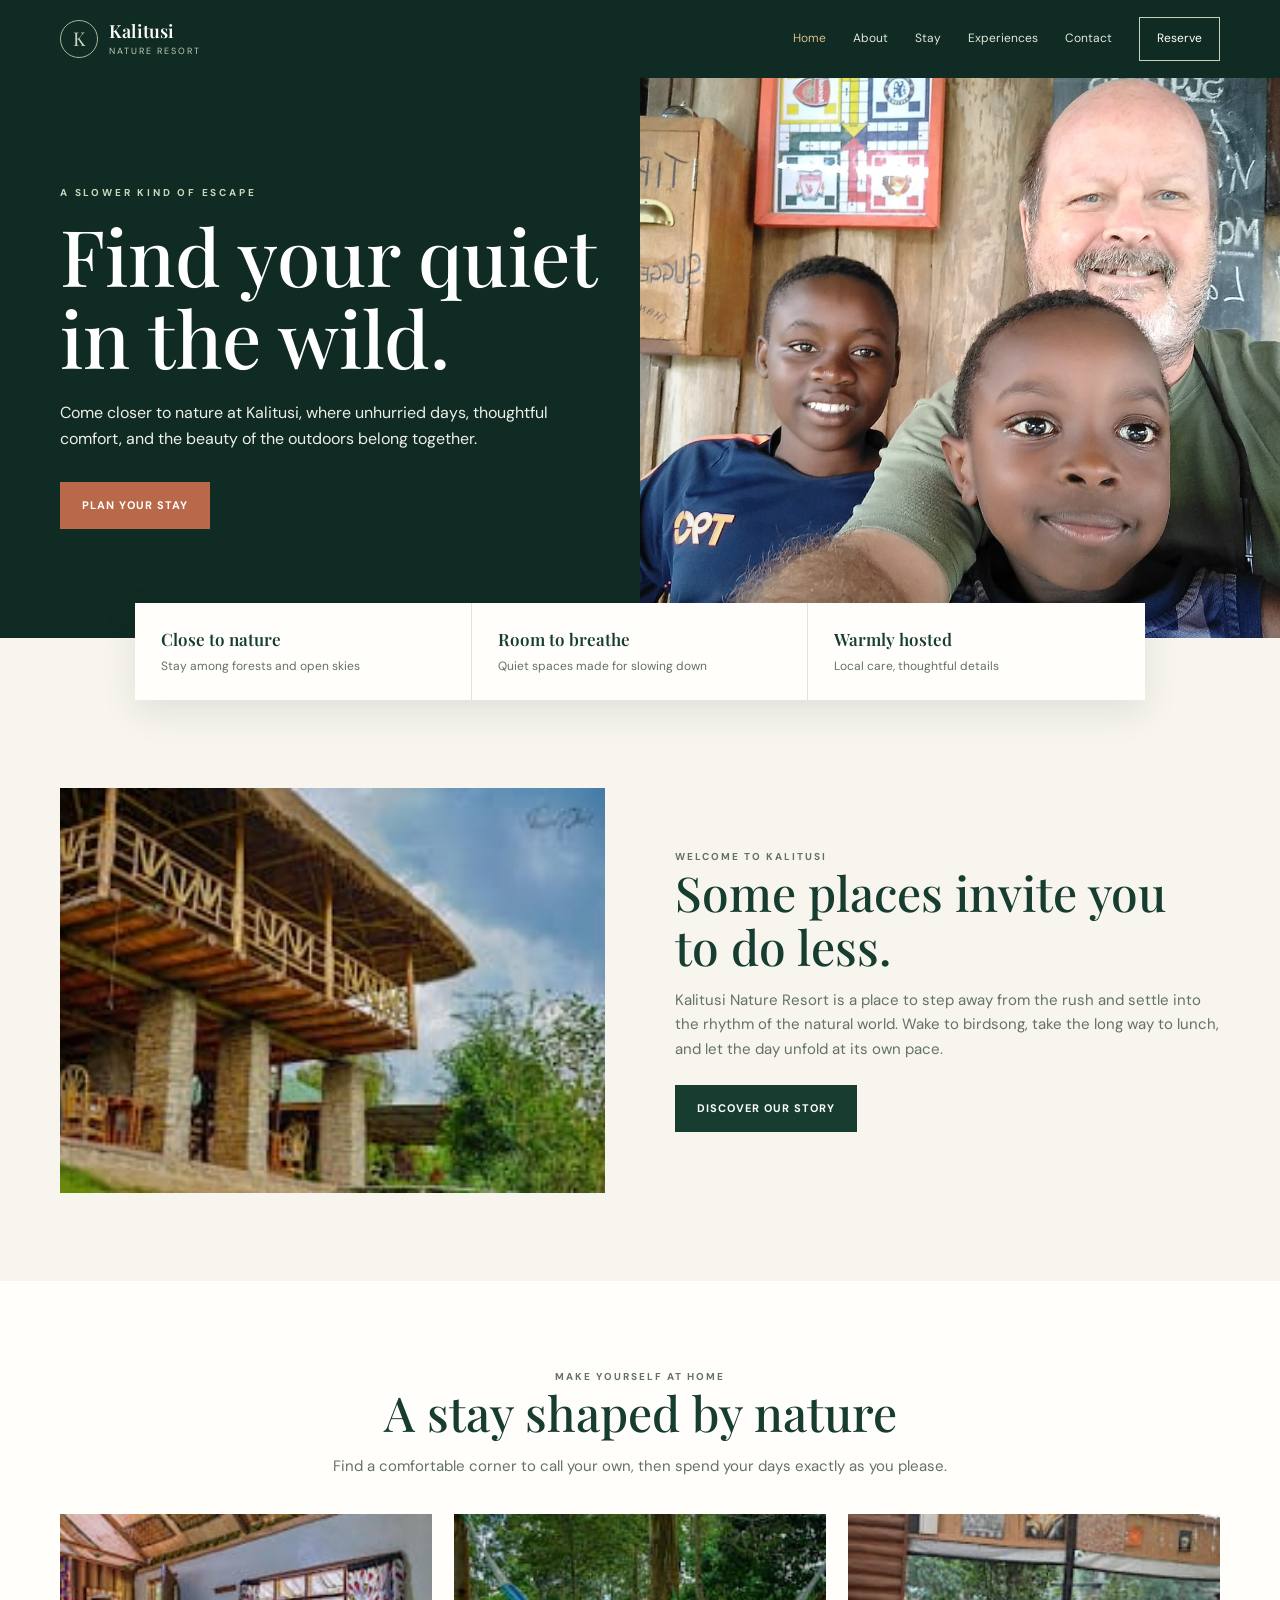
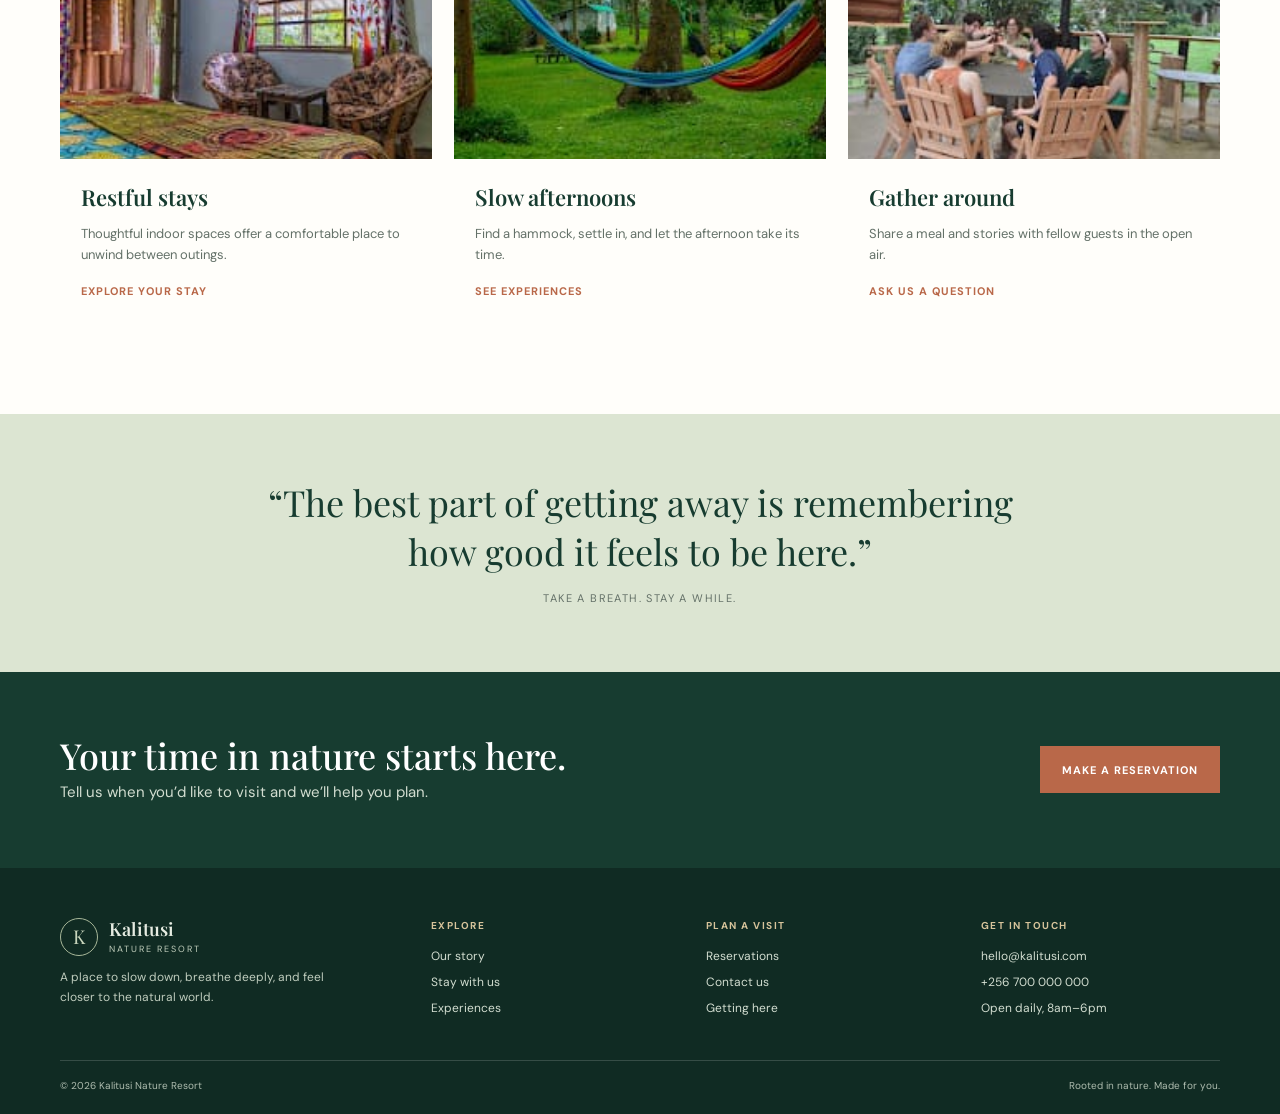
<file: index.html>
<!doctype html>
<html lang="en">
<head>
	<meta charset="utf-8">
	<meta name="viewport" content="width=device-width, initial-scale=1">
	<meta name="description" content="Find your quiet at Kalitusi Nature Resort. Thoughtful stays, wild landscapes, and warm hospitality in the heart of nature.">
	<title>Kalitusi Nature Resort | Find Your Quiet</title>
	<link rel="stylesheet" href="styles.css">
	<script src="script.js" defer></script>
</head>
<body>
	<header class="site-header">
		<div class="container nav-wrap">
			<a class="brand" href="index.html" aria-label="Kalitusi Nature Resort home">
				<span class="brand-mark" aria-hidden="true">K</span>
				<span class="brand-copy"><strong>Kalitusi</strong><small>Nature Resort</small></span>
			</a>
			<button class="menu-toggle" type="button" aria-label="Open navigation menu" aria-expanded="false" aria-controls="main-nav">☰</button>
			<nav class="main-nav" id="main-nav" aria-label="Main navigation">
				<a href="index.html" aria-current="page">Home</a><a href="about.html">About</a><a href="stay.html">Stay</a><a href="experiences.html">Experiences</a><a href="contact.html">Contact</a><a class="nav-book" href="reservation.html">Reserve</a>
			</nav>
		</div>
	</header>

	<main>
		<section class="hero">
			<img class="hero-photo" src="images/with%20dad.jpeg" alt="A father sharing a smile with two children">
			<div class="container hero-inner">
				<p class="eyebrow">A slower kind of escape</p>
				<h1>Find your quiet<br>in the wild.</h1>
				<p class="hero-copy">Come closer to nature at Kalitusi, where unhurried days, thoughtful comfort, and the beauty of the outdoors belong together.</p>
				<a class="button" href="reservation.html">Plan your stay</a>
			</div>
		</section>

		<div class="intro-strip" aria-label="Resort highlights">
			<div class="intro-item"><strong>Close to nature</strong><span>Stay among forests and open skies</span></div>
			<div class="intro-item"><strong>Room to breathe</strong><span>Quiet spaces made for slowing down</span></div>
			<div class="intro-item"><strong>Warmly hosted</strong><span>Local care, thoughtful details</span></div>
		</div>

		<section class="section">
			<div class="container split">
				<img class="split-image" src="images/gym.jfif" alt="Kalitusi Nature Resort's timber lodge and outdoor veranda">
				<div class="split-copy">
					<p class="kicker">Welcome to Kalitusi</p>
					<h2>Some places invite you to do less.</h2>
					<p>Kalitusi Nature Resort is a place to step away from the rush and settle into the rhythm of the natural world. Wake to birdsong, take the long way to lunch, and let the day unfold at its own pace.</p>
					<a class="button button-dark" href="about.html">Discover our story</a>
				</div>
			</div>
		</section>

		<section class="section" style="background: var(--white);">
			<div class="container">
				<div class="section-heading center">
					<p class="kicker">Make yourself at home</p>
					<h2>A stay shaped by nature</h2>
					<p>Find a comfortable corner to call your own, then spend your days exactly as you please.</p>
				</div>
				<div class="feature-grid">
					<article class="feature-card"><img src="images/basil.jfif" alt="A furnished lounge with colorful rugs and seating"><div class="feature-card-copy"><h3>Restful stays</h3><p>Thoughtful indoor spaces offer a comfortable place to unwind between outings.</p><a class="text-link" href="stay.html">Explore your stay</a></div></article>
					<article class="feature-card"><img src="images/hammock.jfif" alt="Colorful hammocks hanging between trees on the resort grounds"><div class="feature-card-copy"><h3>Slow afternoons</h3><p>Find a hammock, settle in, and let the afternoon take its time.</p><a class="text-link" href="experiences.html">See experiences</a></div></article>
					<article class="feature-card"><img src="images/people.jfif" alt="Guests sharing a meal around an outdoor table"><div class="feature-card-copy"><h3>Gather around</h3><p>Share a meal and stories with fellow guests in the open air.</p><a class="text-link" href="contact.html">Ask us a question</a></div></article>
				</div>
			</div>
		</section>

		<section class="quote-band"><blockquote>“The best part of getting away is remembering how good it feels to be here.”</blockquote><p>Take a breath. Stay a while.</p></section>
		<section class="cta-band"><div class="container cta-inner"><div><h2>Your time in nature starts here.</h2><p>Tell us when you’d like to visit and we’ll help you plan.</p></div><a class="button" href="reservation.html">Make a reservation</a></div></section>
	</main>

	<footer class="site-footer">
		<div class="container">
			<div class="footer-grid">
				<div class="footer-intro"><a class="brand" href="index.html"><span class="brand-mark" aria-hidden="true">K</span><span class="brand-copy"><strong>Kalitusi</strong><small>Nature Resort</small></span></a><p>A place to slow down, breathe deeply, and feel closer to the natural world.</p></div>
				<div class="footer-col"><h3>Explore</h3><a href="about.html">Our story</a><a href="stay.html">Stay with us</a><a href="experiences.html">Experiences</a></div>
				<div class="footer-col"><h3>Plan a visit</h3><a href="reservation.html">Reservations</a><a href="contact.html">Contact us</a><a href="contact.html#directions">Getting here</a></div>
				<div class="footer-col"><h3>Get in touch</h3><a href="mailto:hello@kalitusi.com">hello@kalitusi.com</a><a href="tel:+256700000000">+256 700 000 000</a><span>Open daily, 8am–6pm</span></div>
			</div>
			<div class="footer-bottom"><span>© 2026 Kalitusi Nature Resort</span><span>Rooted in nature. Made for you.</span></div>
		</div>
	</footer>
</body>
</html>
</file>
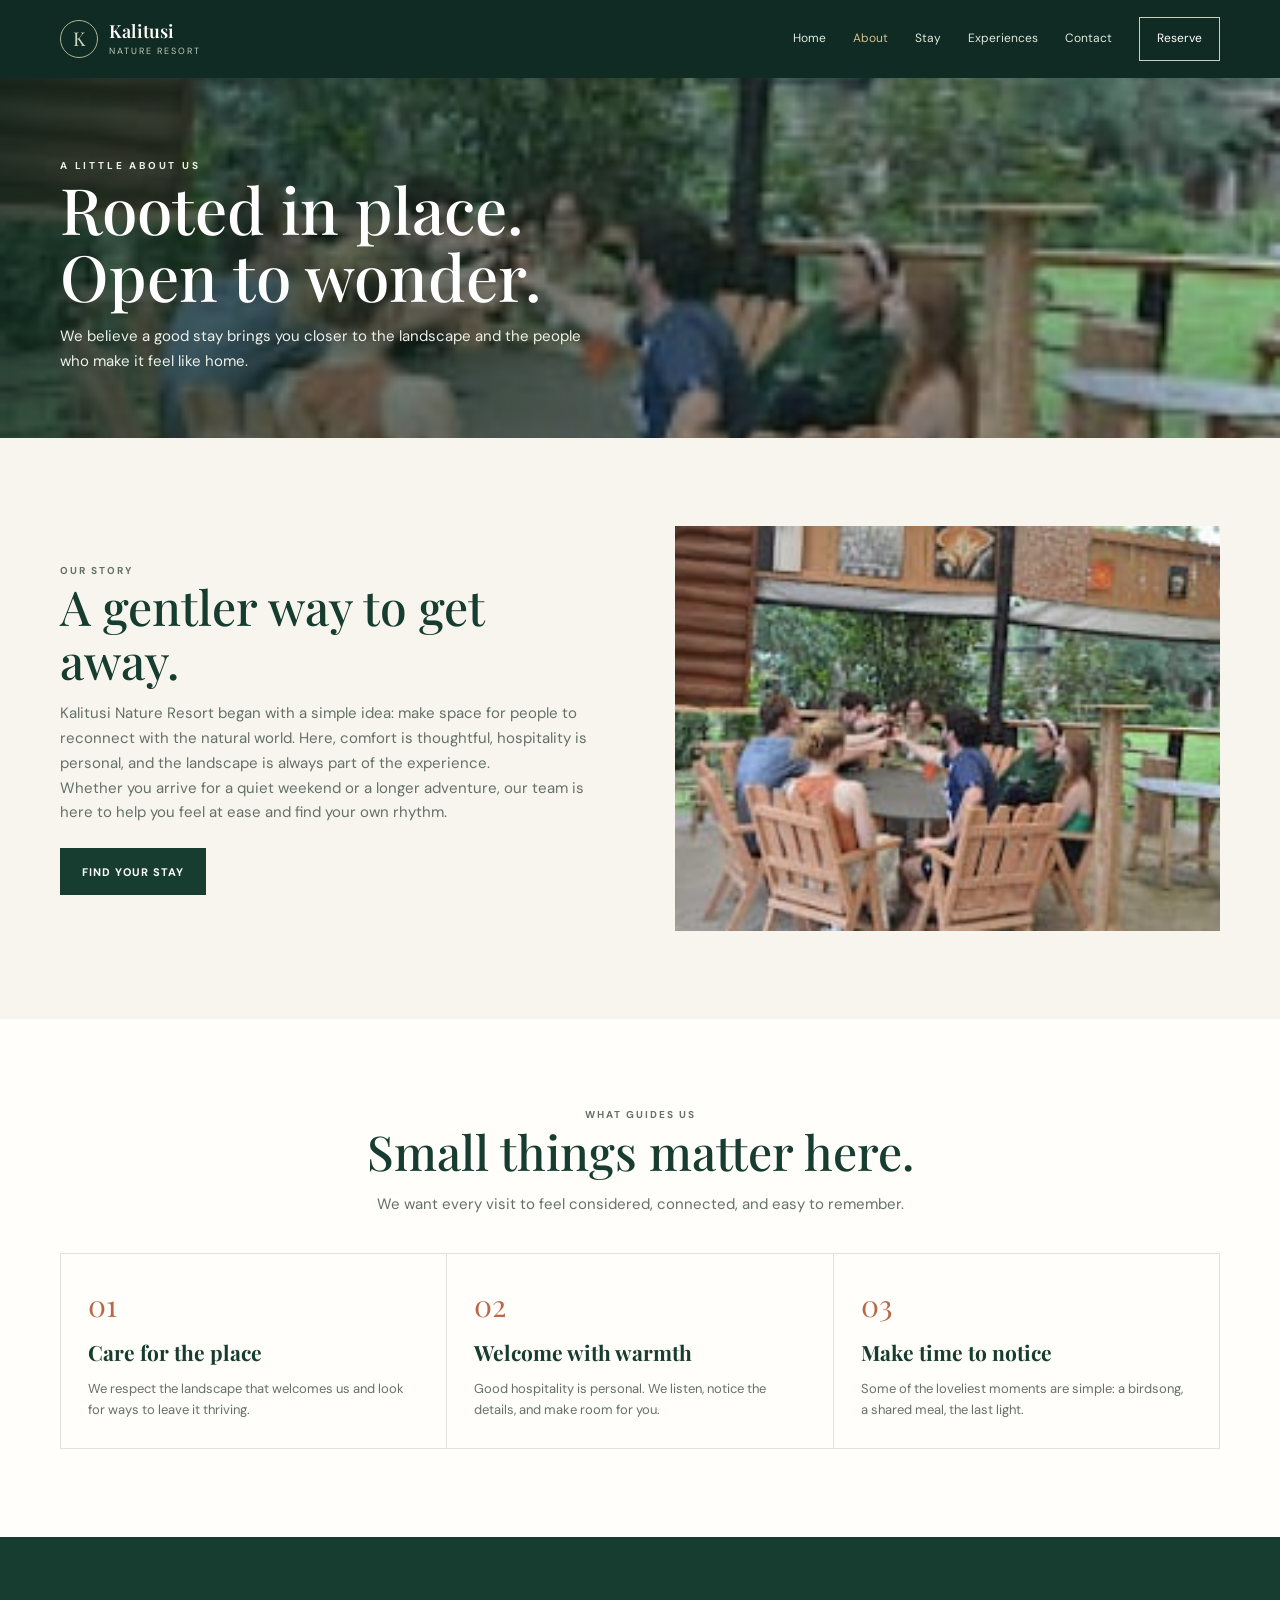
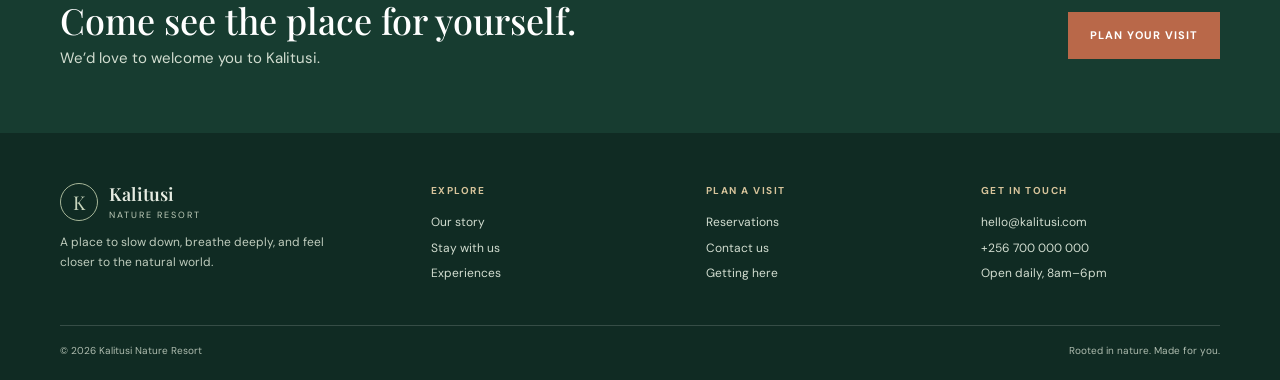
<file: about.html>
<!doctype html>
<html lang="en">
<head>
  <meta charset="utf-8">
  <meta name="viewport" content="width=device-width, initial-scale=1">
  <meta name="description" content="Get to know Kalitusi Nature Resort and the people, place, and values behind your stay.">
  <title>Our Story | Kalitusi Nature Resort</title>
  <link rel="stylesheet" href="styles.css">
  <script src="script.js" defer></script>
</head>
<body>
  <header class="site-header"><div class="container nav-wrap">
    <a class="brand" href="index.html" aria-label="Kalitusi Nature Resort home"><span class="brand-mark" aria-hidden="true">K</span><span class="brand-copy"><strong>Kalitusi</strong><small>Nature Resort</small></span></a>
    <button class="menu-toggle" type="button" aria-label="Open navigation menu" aria-expanded="false" aria-controls="main-nav">☰</button>
    <nav class="main-nav" id="main-nav" aria-label="Main navigation"><a href="index.html">Home</a><a href="about.html" aria-current="page">About</a><a href="stay.html">Stay</a><a href="experiences.html">Experiences</a><a href="contact.html">Contact</a><a class="nav-book" href="reservation.html">Reserve</a></nav>
  </div></header>
  <main>
    <section class="page-hero about-hero"><div class="container"><p class="eyebrow">A little about us</p><h1>Rooted in place.<br>Open to wonder.</h1><p>We believe a good stay brings you closer to the landscape and the people who make it feel like home.</p></div></section>
    <section class="section"><div class="container split">
      <div class="split-copy"><p class="kicker">Our story</p><h2>A gentler way to get away.</h2><p>Kalitusi Nature Resort began with a simple idea: make space for people to reconnect with the natural world. Here, comfort is thoughtful, hospitality is personal, and the landscape is always part of the experience.</p><p>Whether you arrive for a quiet weekend or a longer adventure, our team is here to help you feel at ease and find your own rhythm.</p><a class="button button-dark" href="stay.html">Find your stay</a></div>
      <img class="split-image" src="images/people.jfif" alt="Guests sharing a meal together on the resort veranda">
    </div></section>
    <section class="section" style="background: var(--white);"><div class="container">
      <div class="section-heading center"><p class="kicker">What guides us</p><h2>Small things matter here.</h2><p>We want every visit to feel considered, connected, and easy to remember.</p></div>
      <div class="values-grid">
        <article class="value-item"><span>01</span><h3>Care for the place</h3><p>We respect the landscape that welcomes us and look for ways to leave it thriving.</p></article>
        <article class="value-item"><span>02</span><h3>Welcome with warmth</h3><p>Good hospitality is personal. We listen, notice the details, and make room for you.</p></article>
        <article class="value-item"><span>03</span><h3>Make time to notice</h3><p>Some of the loveliest moments are simple: a birdsong, a shared meal, the last light.</p></article>
      </div>
    </div></section>
    <section class="cta-band"><div class="container cta-inner"><div><h2>Come see the place for yourself.</h2><p>We’d love to welcome you to Kalitusi.</p></div><a class="button" href="reservation.html">Plan your visit</a></div></section>
  </main>
  <footer class="site-footer"><div class="container"><div class="footer-grid">
    <div class="footer-intro"><a class="brand" href="index.html"><span class="brand-mark" aria-hidden="true">K</span><span class="brand-copy"><strong>Kalitusi</strong><small>Nature Resort</small></span></a><p>A place to slow down, breathe deeply, and feel closer to the natural world.</p></div>
    <div class="footer-col"><h3>Explore</h3><a href="about.html">Our story</a><a href="stay.html">Stay with us</a><a href="experiences.html">Experiences</a></div>
    <div class="footer-col"><h3>Plan a visit</h3><a href="reservation.html">Reservations</a><a href="contact.html">Contact us</a><a href="contact.html#directions">Getting here</a></div>
    <div class="footer-col"><h3>Get in touch</h3><a href="mailto:hello@kalitusi.com">hello@kalitusi.com</a><a href="tel:+256700000000">+256 700 000 000</a><span>Open daily, 8am–6pm</span></div>
  </div><div class="footer-bottom"><span>© 2026 Kalitusi Nature Resort</span><span>Rooted in nature. Made for you.</span></div></div></footer>
</body>
</html>
</file>
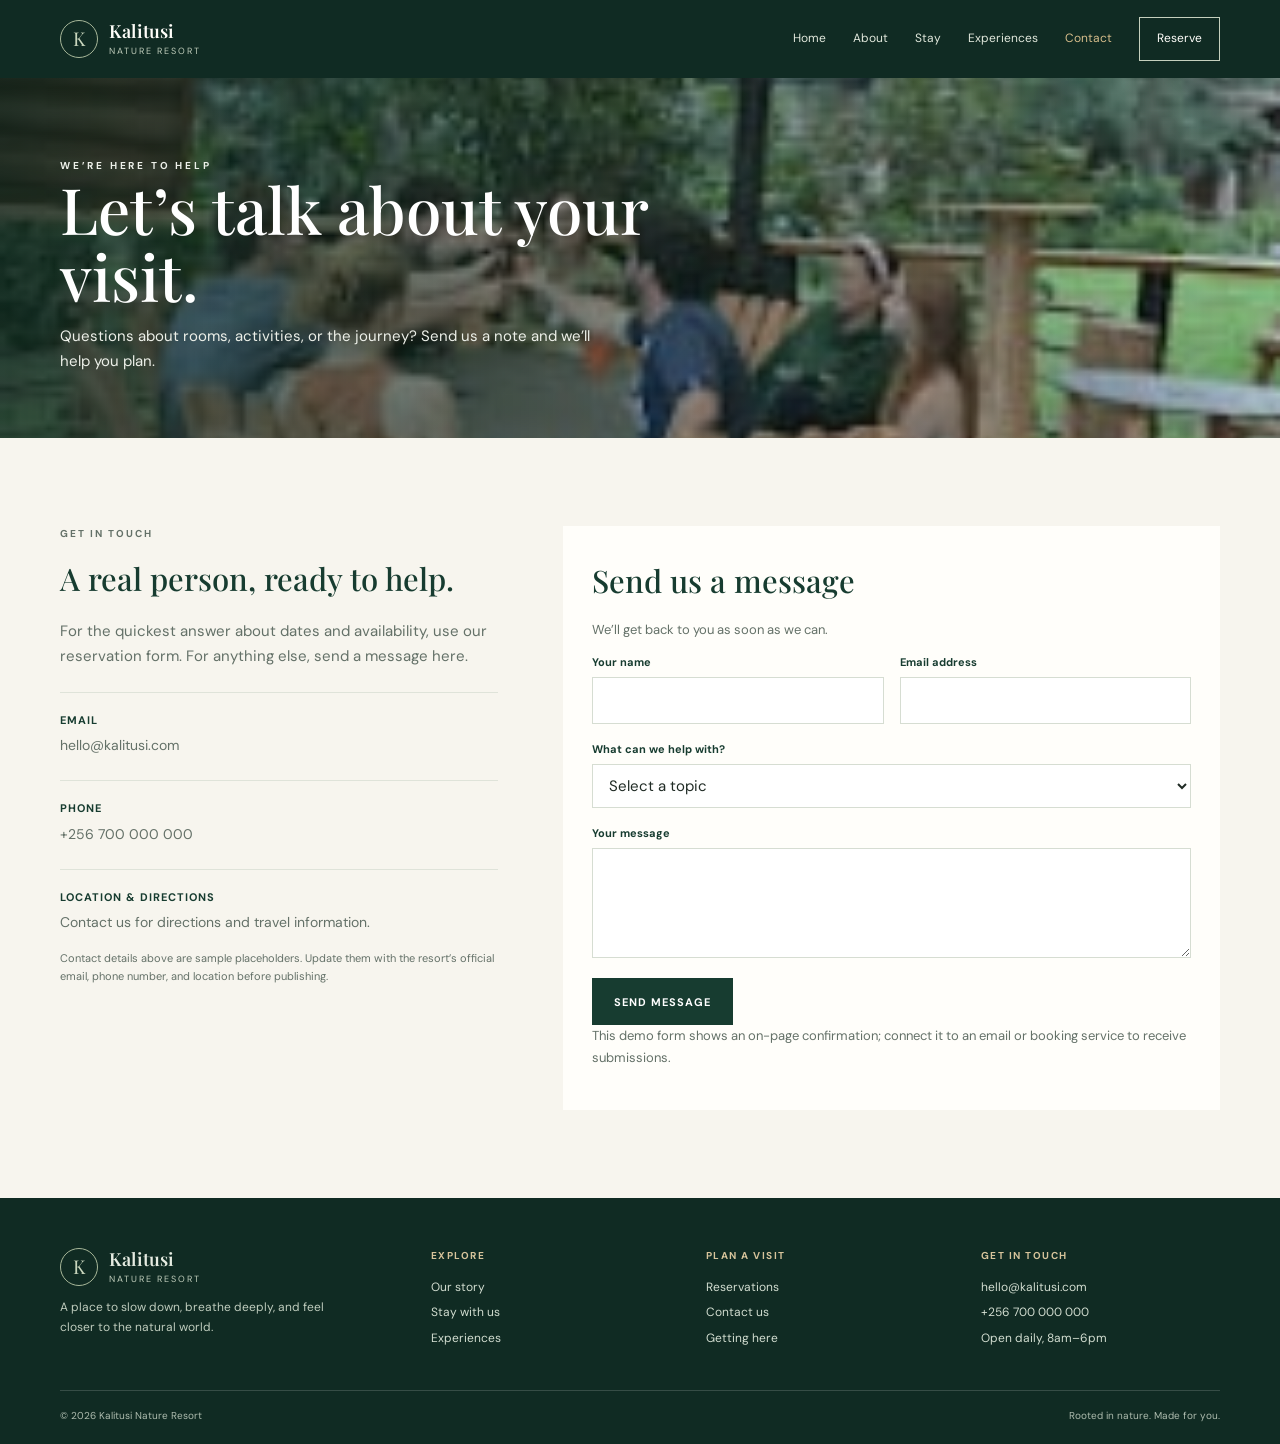
<file: contact.html>
<!doctype html>
<html lang="en">
<head>
  <meta charset="utf-8">
  <meta name="viewport" content="width=device-width, initial-scale=1">
  <meta name="description" content="Get in touch with Kalitusi Nature Resort for questions about stays, activities, and getting here.">
  <title>Contact Us | Kalitusi Nature Resort</title>
  <link rel="stylesheet" href="styles.css">
  <script src="script.js" defer></script>
</head>
<body>
  <header class="site-header"><div class="container nav-wrap">
    <a class="brand" href="index.html" aria-label="Kalitusi Nature Resort home"><span class="brand-mark" aria-hidden="true">K</span><span class="brand-copy"><strong>Kalitusi</strong><small>Nature Resort</small></span></a>
    <button class="menu-toggle" type="button" aria-label="Open navigation menu" aria-expanded="false" aria-controls="main-nav">☰</button>
    <nav class="main-nav" id="main-nav" aria-label="Main navigation"><a href="index.html">Home</a><a href="about.html">About</a><a href="stay.html">Stay</a><a href="experiences.html">Experiences</a><a href="contact.html" aria-current="page">Contact</a><a class="nav-book" href="reservation.html">Reserve</a></nav>
  </div></header>
  <main>
    <section class="page-hero contact-hero"><div class="container"><p class="eyebrow">We’re here to help</p><h1>Let’s talk about your visit.</h1><p>Questions about rooms, activities, or the journey? Send us a note and we’ll help you plan.</p></div></section>
    <section class="section"><div class="container contact-layout">
      <div class="contact-details"><p class="kicker">Get in touch</p><h2>A real person, ready to help.</h2><p>For the quickest answer about dates and availability, use our reservation form. For anything else, send a message here.</p>
        <div class="contact-block"><strong>Email</strong><a href="mailto:hello@kalitusi.com">hello@kalitusi.com</a></div>
        <div class="contact-block"><strong>Phone</strong><a href="tel:+256700000000">+256 700 000 000</a></div>
        <div class="contact-block" id="directions"><strong>Location & directions</strong><span>Contact us for directions and travel information.</span></div>
        <p class="note">Contact details above are sample placeholders. Update them with the resort’s official email, phone number, and location before publishing.</p>
      </div>
      <form class="form-panel" data-local-form="contact">
        <h2>Send us a message</h2><p>We’ll get back to you as soon as we can.</p>
        <div class="form-grid">
          <div class="form-field"><label for="contact-name">Your name</label><input id="contact-name" name="name" autocomplete="name" required></div>
          <div class="form-field"><label for="contact-email">Email address</label><input id="contact-email" name="email" type="email" autocomplete="email" required></div>
          <div class="form-field full"><label for="contact-subject">What can we help with?</label><select id="contact-subject" name="subject" required><option value="" disabled selected>Select a topic</option><option>Stays and availability</option><option>Experiences and activities</option><option>Getting here</option><option>Something else</option></select></div>
          <div class="form-field full"><label for="contact-message">Your message</label><textarea id="contact-message" name="message" required></textarea></div>
        </div>
        <button class="button button-dark" type="submit">Send message</button><p class="form-message" role="status" aria-live="polite"></p>
        <p class="note">This demo form shows an on-page confirmation; connect it to an email or booking service to receive submissions.</p>
      </form>
    </div></section>
  </main>
  <footer class="site-footer"><div class="container"><div class="footer-grid">
    <div class="footer-intro"><a class="brand" href="index.html"><span class="brand-mark" aria-hidden="true">K</span><span class="brand-copy"><strong>Kalitusi</strong><small>Nature Resort</small></span></a><p>A place to slow down, breathe deeply, and feel closer to the natural world.</p></div>
    <div class="footer-col"><h3>Explore</h3><a href="about.html">Our story</a><a href="stay.html">Stay with us</a><a href="experiences.html">Experiences</a></div>
    <div class="footer-col"><h3>Plan a visit</h3><a href="reservation.html">Reservations</a><a href="contact.html">Contact us</a><a href="#directions">Getting here</a></div>
    <div class="footer-col"><h3>Get in touch</h3><a href="mailto:hello@kalitusi.com">hello@kalitusi.com</a><a href="tel:+256700000000">+256 700 000 000</a><span>Open daily, 8am–6pm</span></div>
  </div><div class="footer-bottom"><span>© 2026 Kalitusi Nature Resort</span><span>Rooted in nature. Made for you.</span></div></div></footer>
</body>
</html>
</file>
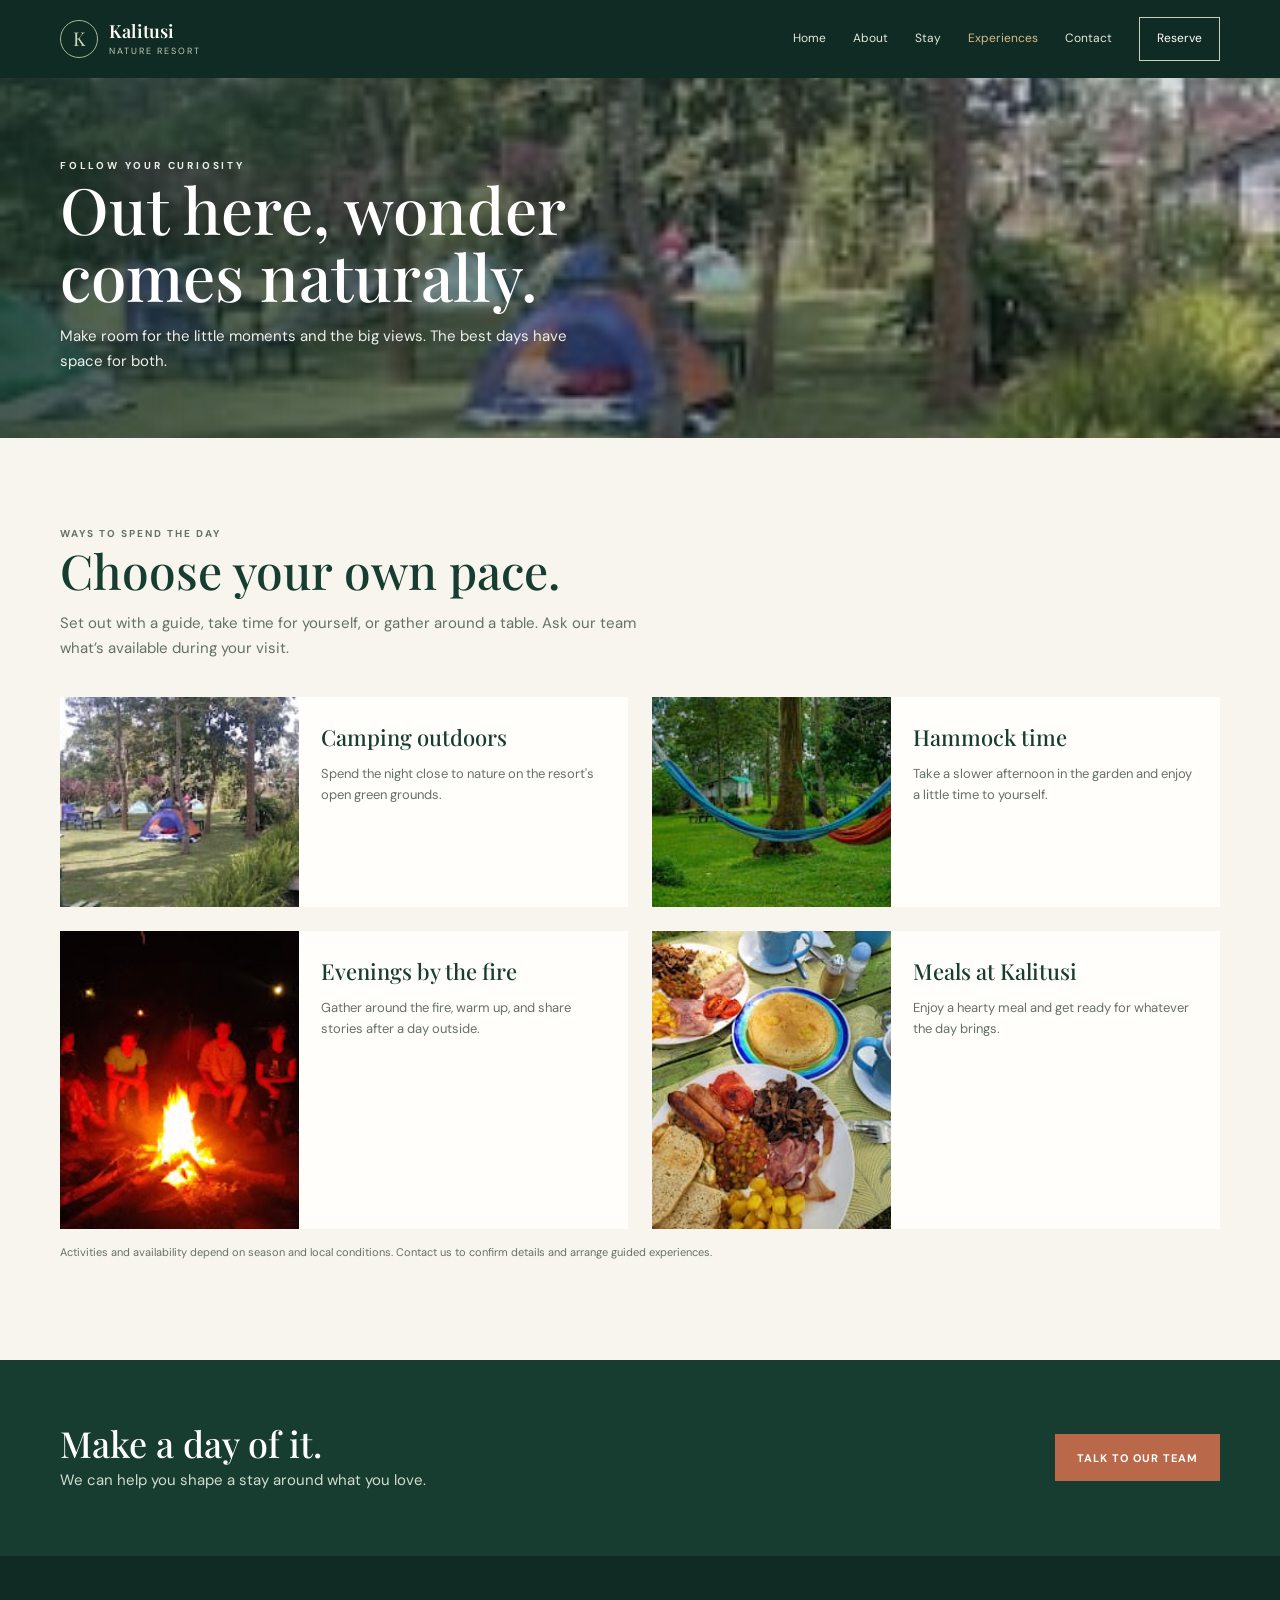
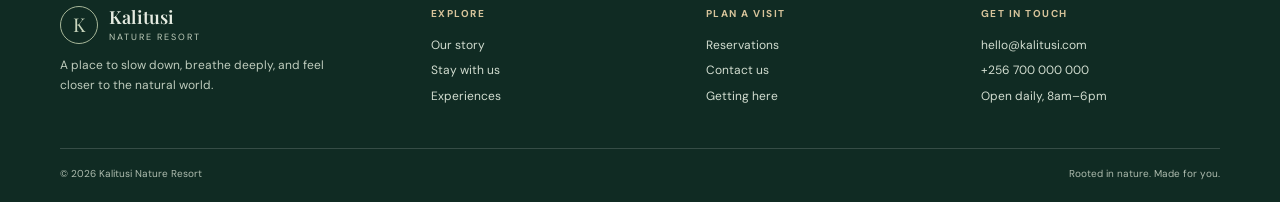
<file: experiences.html>
<!doctype html>
<html lang="en">
<head>
  <meta charset="utf-8">
  <meta name="viewport" content="width=device-width, initial-scale=1">
  <meta name="description" content="Discover nature-led experiences and activities during your stay at Kalitusi Nature Resort.">
  <title>Experiences | Kalitusi Nature Resort</title>
  <link rel="stylesheet" href="styles.css">
  <script src="script.js" defer></script>
</head>
<body>
  <header class="site-header"><div class="container nav-wrap">
    <a class="brand" href="index.html" aria-label="Kalitusi Nature Resort home"><span class="brand-mark" aria-hidden="true">K</span><span class="brand-copy"><strong>Kalitusi</strong><small>Nature Resort</small></span></a>
    <button class="menu-toggle" type="button" aria-label="Open navigation menu" aria-expanded="false" aria-controls="main-nav">☰</button>
    <nav class="main-nav" id="main-nav" aria-label="Main navigation"><a href="index.html">Home</a><a href="about.html">About</a><a href="stay.html">Stay</a><a href="experiences.html" aria-current="page">Experiences</a><a href="contact.html">Contact</a><a class="nav-book" href="reservation.html">Reserve</a></nav>
  </div></header>
  <main>
    <section class="page-hero experience-hero"><div class="container"><p class="eyebrow">Follow your curiosity</p><h1>Out here, wonder comes naturally.</h1><p>Make room for the little moments and the big views. The best days have space for both.</p></div></section>
    <section class="section"><div class="container">
      <div class="section-heading"><p class="kicker">Ways to spend the day</p><h2>Choose your own pace.</h2><p>Set out with a guide, take time for yourself, or gather around a table. Ask our team what’s available during your visit.</p></div>
      <div class="experience-list">
        <article class="experience-item"><img src="images/tents2.jfif" alt="Tents pitched beneath trees on the resort grounds"><div><h2>Camping outdoors</h2><p>Spend the night close to nature on the resort's open green grounds.</p></div></article>
        <article class="experience-item"><img src="images/hammock.jfif" alt="Hammocks hanging between trees in the garden"><div><h2>Hammock time</h2><p>Take a slower afternoon in the garden and enjoy a little time to yourself.</p></div></article>
        <article class="experience-item"><img src="images/fire.jfif" alt="Guests gathered around a campfire after dark"><div><h2>Evenings by the fire</h2><p>Gather around the fire, warm up, and share stories after a day outside.</p></div></article>
        <article class="experience-item"><img src="images/food.jfif" alt="A generous breakfast spread served at Kalitusi"><div><h2>Meals at Kalitusi</h2><p>Enjoy a hearty meal and get ready for whatever the day brings.</p></div></article>
      </div>
      <p class="note">Activities and availability depend on season and local conditions. Contact us to confirm details and arrange guided experiences.</p>
    </div></section>
    <section class="cta-band"><div class="container cta-inner"><div><h2>Make a day of it.</h2><p>We can help you shape a stay around what you love.</p></div><a class="button" href="contact.html">Talk to our team</a></div></section>
  </main>
  <footer class="site-footer"><div class="container"><div class="footer-grid">
    <div class="footer-intro"><a class="brand" href="index.html"><span class="brand-mark" aria-hidden="true">K</span><span class="brand-copy"><strong>Kalitusi</strong><small>Nature Resort</small></span></a><p>A place to slow down, breathe deeply, and feel closer to the natural world.</p></div>
    <div class="footer-col"><h3>Explore</h3><a href="about.html">Our story</a><a href="stay.html">Stay with us</a><a href="experiences.html">Experiences</a></div>
    <div class="footer-col"><h3>Plan a visit</h3><a href="reservation.html">Reservations</a><a href="contact.html">Contact us</a><a href="contact.html#directions">Getting here</a></div>
    <div class="footer-col"><h3>Get in touch</h3><a href="mailto:hello@kalitusi.com">hello@kalitusi.com</a><a href="tel:+256700000000">+256 700 000 000</a><span>Open daily, 8am–6pm</span></div>
  </div><div class="footer-bottom"><span>© 2026 Kalitusi Nature Resort</span><span>Rooted in nature. Made for you.</span></div></div></footer>
</body>
</html>
</file>
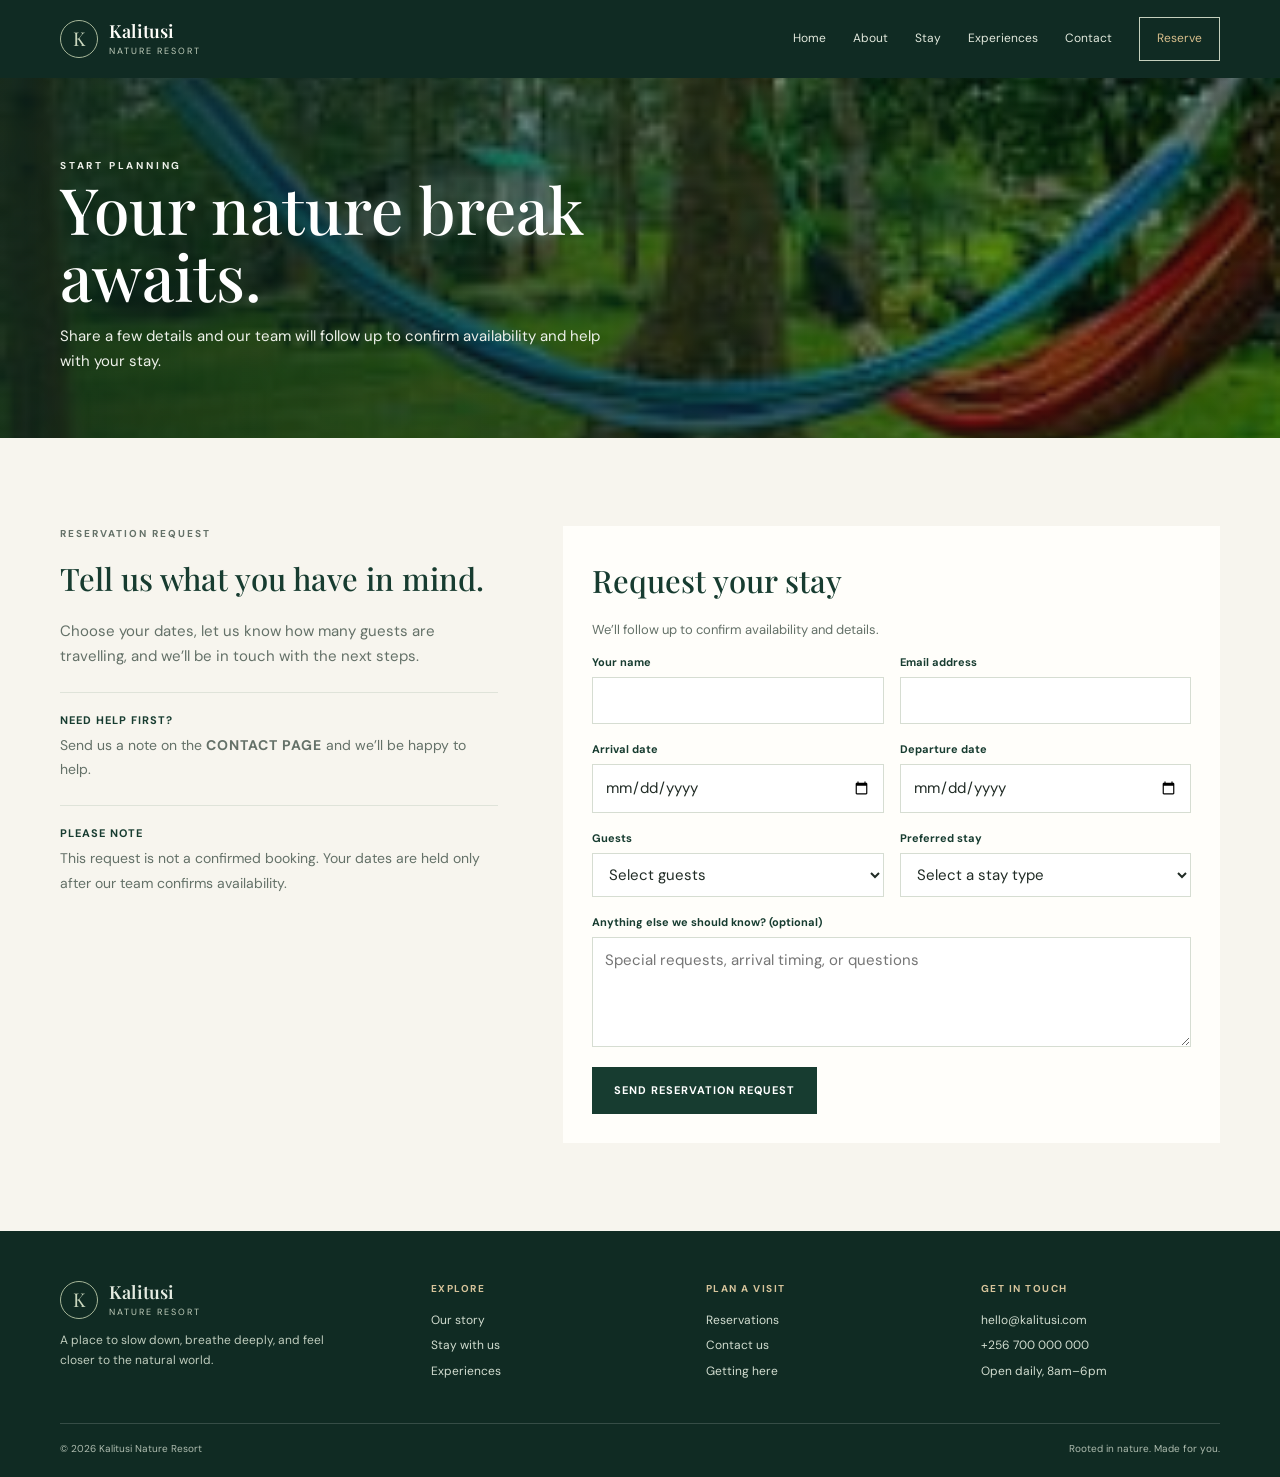
<file: reservation.html>
<!doctype html>
<html lang="en">
<head>
  <meta charset="utf-8">
  <meta name="viewport" content="width=device-width, initial-scale=1">
  <meta name="description" content="Send a reservation request to Kalitusi Nature Resort and start planning your stay.">
  <title>Reservations | Kalitusi Nature Resort</title>
  <link rel="stylesheet" href="styles.css">
  <script src="script.js" defer></script>
</head>
<body>
  <header class="site-header"><div class="container nav-wrap">
    <a class="brand" href="index.html" aria-label="Kalitusi Nature Resort home"><span class="brand-mark" aria-hidden="true">K</span><span class="brand-copy"><strong>Kalitusi</strong><small>Nature Resort</small></span></a>
    <button class="menu-toggle" type="button" aria-label="Open navigation menu" aria-expanded="false" aria-controls="main-nav">☰</button>
    <nav class="main-nav" id="main-nav" aria-label="Main navigation"><a href="index.html">Home</a><a href="about.html">About</a><a href="stay.html">Stay</a><a href="experiences.html">Experiences</a><a href="contact.html">Contact</a><a class="nav-book" href="reservation.html" aria-current="page">Reserve</a></nav>
  </div></header>
  <main>
    <section class="page-hero reservation-hero"><div class="container"><p class="eyebrow">Start planning</p><h1>Your nature break awaits.</h1><p>Share a few details and our team will follow up to confirm availability and help with your stay.</p></div></section>
    <section class="section"><div class="container reservation-layout">
      <div class="contact-details"><p class="kicker">Reservation request</p><h2>Tell us what you have in mind.</h2><p>Choose your dates, let us know how many guests are travelling, and we’ll be in touch with the next steps.</p>
        <div class="contact-block"><strong>Need help first?</strong><span>Send us a note on the <a class="text-link" href="contact.html">contact page</a> and we’ll be happy to help.</span></div>
        <div class="contact-block"><strong>Please note</strong><span>This request is not a confirmed booking. Your dates are held only after our team confirms availability.</span></div>
      </div>
      <form class="form-panel" data-local-form="reservation">
        <h2>Request your stay</h2><p>We’ll follow up to confirm availability and details.</p>
        <div class="form-grid">
          <div class="form-field"><label for="guest-name">Your name</label><input id="guest-name" name="name" autocomplete="name" required></div>
          <div class="form-field"><label for="guest-email">Email address</label><input id="guest-email" name="email" type="email" autocomplete="email" required></div>
          <div class="form-field"><label for="arrival">Arrival date</label><input id="arrival" name="arrival" type="date" required></div>
          <div class="form-field"><label for="departure">Departure date</label><input id="departure" name="departure" type="date" required></div>
          <div class="form-field"><label for="guests">Guests</label><select id="guests" name="guests" required><option value="" disabled selected>Select guests</option><option>1 guest</option><option>2 guests</option><option>3 guests</option><option>4 guests</option><option>5+ guests</option></select></div>
          <div class="form-field"><label for="room">Preferred stay</label><select id="room" name="room" required><option value="" disabled selected>Select a stay type</option><option>Cabin</option><option>Private room</option><option>Camping</option><option>I'm not sure yet</option></select></div>
          <div class="form-field full"><label for="request-notes">Anything else we should know? <span>(optional)</span></label><textarea id="request-notes" name="notes" placeholder="Special requests, arrival timing, or questions"></textarea></div>
        </div>
        <button class="button button-dark" type="submit">Send reservation request</button><p class="form-message" role="status" aria-live="polite"></p>
        
      </form>
    </div></section>
  </main>
  <footer class="site-footer"><div class="container"><div class="footer-grid">
    <div class="footer-intro"><a class="brand" href="index.html"><span class="brand-mark" aria-hidden="true">K</span><span class="brand-copy"><strong>Kalitusi</strong><small>Nature Resort</small></span></a><p>A place to slow down, breathe deeply, and feel closer to the natural world.</p></div>
    <div class="footer-col"><h3>Explore</h3><a href="about.html">Our story</a><a href="stay.html">Stay with us</a><a href="experiences.html">Experiences</a></div>
    <div class="footer-col"><h3>Plan a visit</h3><a href="reservation.html">Reservations</a><a href="contact.html">Contact us</a><a href="contact.html#directions">Getting here</a></div>
    <div class="footer-col"><h3>Get in touch</h3><a href="mailto:hello@kalitusi.com">hello@kalitusi.com</a><a href="tel:+256700000000">+256 700 000 000</a><span>Open daily, 8am–6pm</span></div>
  </div><div class="footer-bottom"><span>© 2026 Kalitusi Nature Resort</span><span>Rooted in nature. Made for you.</span></div></div></footer>
</body>
</html>
</file>
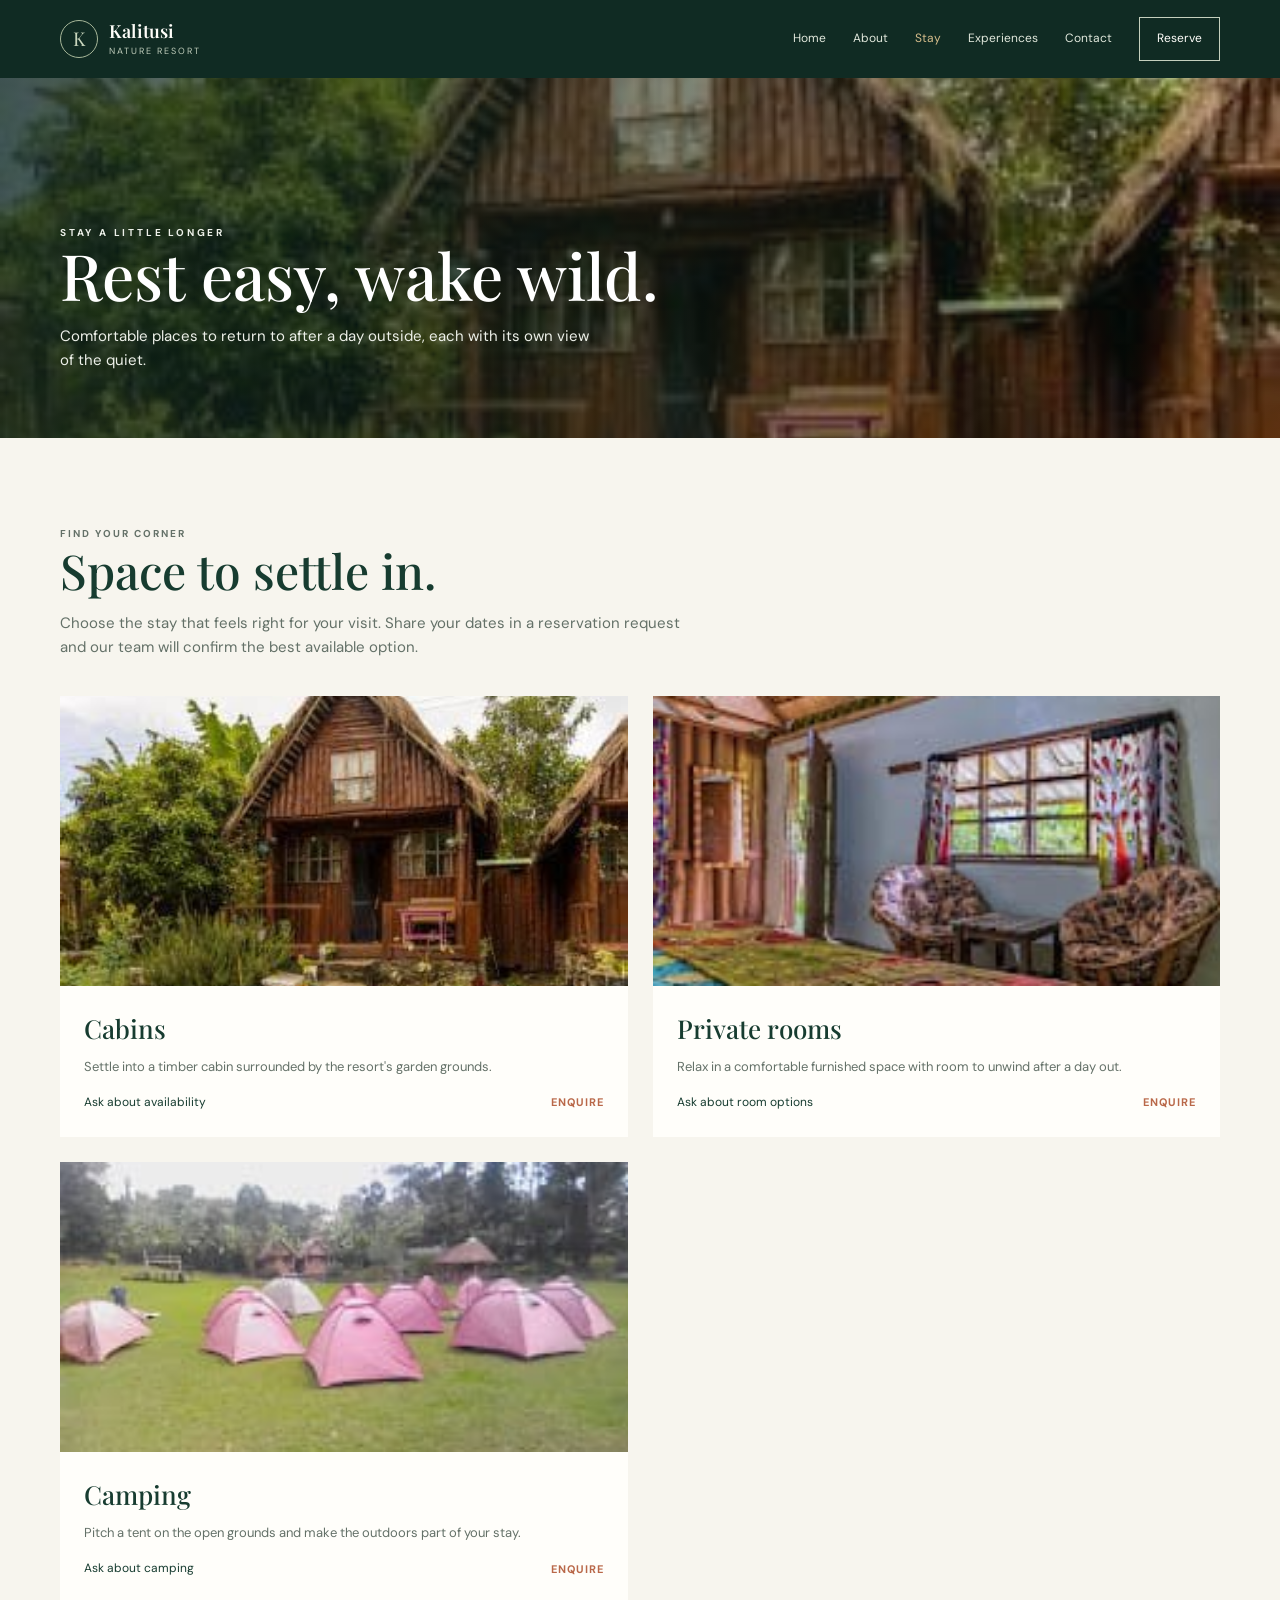
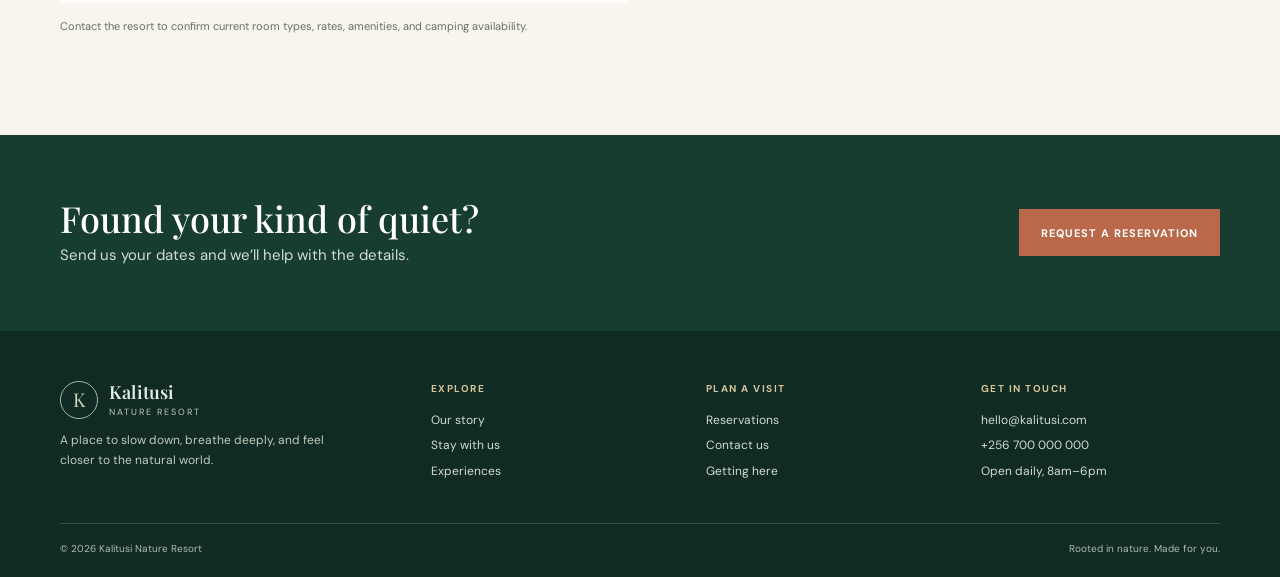
<file: stay.html>
<!doctype html>
<html lang="en">
<head>
  <meta charset="utf-8">
  <meta name="viewport" content="width=device-width, initial-scale=1">
  <meta name="description" content="Explore the rooms and stays at Kalitusi Nature Resort.">
  <title>Stay With Us | Kalitusi Nature Resort</title>
  <link rel="stylesheet" href="styles.css">
  <script src="script.js" defer></script>
</head>
<body>
  <header class="site-header"><div class="container nav-wrap">
    <a class="brand" href="index.html" aria-label="Kalitusi Nature Resort home"><span class="brand-mark" aria-hidden="true">K</span><span class="brand-copy"><strong>Kalitusi</strong><small>Nature Resort</small></span></a>
    <button class="menu-toggle" type="button" aria-label="Open navigation menu" aria-expanded="false" aria-controls="main-nav">☰</button>
    <nav class="main-nav" id="main-nav" aria-label="Main navigation"><a href="index.html">Home</a><a href="about.html">About</a><a href="stay.html" aria-current="page">Stay</a><a href="experiences.html">Experiences</a><a href="contact.html">Contact</a><a class="nav-book" href="reservation.html">Reserve</a></nav>
  </div></header>
  <main>
    <section class="page-hero stay-hero"><div class="container"><p class="eyebrow">Stay a little longer</p><h1>Rest easy, wake wild.</h1><p>Comfortable places to return to after a day outside, each with its own view of the quiet.</p></div></section>
    <section class="section"><div class="container">
      <div class="section-heading"><p class="kicker">Find your corner</p><h2>Space to settle in.</h2><p>Choose the stay that feels right for your visit. Share your dates in a reservation request and our team will confirm the best available option.</p></div>
      <div class="room-grid">
        <article class="room-card"><img src="images/room.jfif" alt="A timber cabin set among greenery at Kalitusi"><div class="room-info"><h2>Cabins</h2><p>Settle into a timber cabin surrounded by the resort's garden grounds.</p><div class="room-meta"><span>Ask about availability</span><a class="text-link" href="reservation.html">Enquire</a></div></div></article>
        <article class="room-card"><img src="images/basil.jfif" alt="A furnished indoor lounge with colorful rugs and seating"><div class="room-info"><h2>Private rooms</h2><p>Relax in a comfortable furnished space with room to unwind after a day out.</p><div class="room-meta"><span>Ask about room options</span><a class="text-link" href="reservation.html">Enquire</a></div></div></article>
        <article class="room-card"><img src="images/tents.jfif" alt="Tents pitched on the green grounds at Kalitusi"><div class="room-info"><h2>Camping</h2><p>Pitch a tent on the open grounds and make the outdoors part of your stay.</p><div class="room-meta"><span>Ask about camping</span><a class="text-link" href="reservation.html">Enquire</a></div></div></article>
      </div>
      <p class="note">Contact the resort to confirm current room types, rates, amenities, and camping availability.</p>
    </div></section>
    <section class="cta-band"><div class="container cta-inner"><div><h2>Found your kind of quiet?</h2><p>Send us your dates and we’ll help with the details.</p></div><a class="button" href="reservation.html">Request a reservation</a></div></section>
  </main>
  <footer class="site-footer"><div class="container"><div class="footer-grid">
    <div class="footer-intro"><a class="brand" href="index.html"><span class="brand-mark" aria-hidden="true">K</span><span class="brand-copy"><strong>Kalitusi</strong><small>Nature Resort</small></span></a><p>A place to slow down, breathe deeply, and feel closer to the natural world.</p></div>
    <div class="footer-col"><h3>Explore</h3><a href="about.html">Our story</a><a href="stay.html">Stay with us</a><a href="experiences.html">Experiences</a></div>
    <div class="footer-col"><h3>Plan a visit</h3><a href="reservation.html">Reservations</a><a href="contact.html">Contact us</a><a href="contact.html#directions">Getting here</a></div>
    <div class="footer-col"><h3>Get in touch</h3><a href="mailto:hello@kalitusi.com">hello@kalitusi.com</a><a href="tel:+256700000000">+256 700 000 000</a><span>Open daily, 8am–6pm</span></div>
  </div><div class="footer-bottom"><span>© 2026 Kalitusi Nature Resort</span><span>Rooted in nature. Made for you.</span></div></div></footer>
</body>
</html>
</file>
<file: styles.css>
@import url('https://fonts.googleapis.com/css2?family=DM+Sans:wght@400;500;600;700&family=Playfair+Display:wght@500;600;700&display=swap');

:root {
  --forest: #173c30;
  --forest-deep: #102b23;
  --leaf: #6f8b60;
  --moss: #dce5d2;
  --paper: #f7f5ee;
  --white: #fffefa;
  --ink: #202b25;
  --muted: #647168;
  --clay: #b96849;
  --line: #dfe3d9;
  --serif: 'Playfair Display', Georgia, serif;
  --sans: 'DM Sans', sans-serif;
}

* { box-sizing: border-box; }
html { scroll-behavior: smooth; }
body { margin: 0; color: var(--ink); background: var(--paper); font-family: var(--sans); font-size: 15px; line-height: 1.65; }
a { color: inherit; text-decoration: none; }
img { display: block; max-width: 100%; }
button, input, select, textarea { font: inherit; }
button, a { -webkit-tap-highlight-color: transparent; }
.container { width: min(1160px, calc(100% - 48px)); margin-inline: auto; }

.site-header { position: relative; z-index: 5; background: var(--forest-deep); color: var(--white); }
.nav-wrap { min-height: 78px; display: flex; align-items: center; justify-content: space-between; gap: 30px; }
.brand { display: inline-flex; align-items: center; gap: 11px; flex-shrink: 0; }
.brand-mark { width: 38px; height: 38px; display: grid; place-items: center; border: 1px solid #a7b799; border-radius: 50%; color: #c9d6bd; font-family: var(--serif); font-size: 19px; }
.brand-copy { display: grid; line-height: 1.2; }
.brand-copy strong { font-family: var(--serif); font-size: 18px; font-weight: 600; letter-spacing: .2px; }
.brand-copy small { margin-top: 4px; color: #c0cdbb; font-size: 9px; letter-spacing: 2px; text-transform: uppercase; }
.main-nav { display: flex; align-items: center; gap: 27px; }
.main-nav a { color: #e1e8dc; font-size: 12px; transition: color .2s ease; }
.main-nav a:hover, .main-nav a[aria-current="page"] { color: #d6bd8b; }
.main-nav .nav-book { padding: 11px 17px; border: 1px solid #c5d0bd; color: var(--white); }
.menu-toggle { display: none; width: 42px; height: 42px; border: 1px solid #829587; background: transparent; color: white; font-size: 22px; cursor: pointer; }

.hero { position: relative; min-height: 560px; display: flex; align-items: center; overflow: hidden; color: white; background: var(--forest-deep); }
.hero::after { position: absolute; top: 0; right: 0; width: 50%; height: 100%; background: linear-gradient(90deg, rgba(16, 43, 35, .08), transparent 25%); content: ''; pointer-events: none; }
.hero-photo { position: absolute; top: 0; right: 0; width: 50%; height: 100%; object-fit: cover; object-position: center 42%; }
.hero-inner { position: relative; z-index: 1; width: min(580px, calc((100% - 48px) / 2)); margin-left: max(24px, calc((100% - 1160px) / 2)); margin-right: auto; padding-block: 84px 86px; }
.eyebrow { margin: 0 0 13px; color: #c9d8bd; font-size: 10px; font-weight: 700; letter-spacing: 2.8px; text-transform: uppercase; }
.hero h1, .page-hero h1 { max-width: 680px; margin: 0; font-family: var(--serif); font-size: clamp(48px, 7vw, 78px); font-weight: 500; line-height: 1.05; }
.hero-copy { max-width: 490px; margin: 21px 0 29px; color: #edf0e9; font-size: 16px; }
.button { min-height: 47px; display: inline-flex; align-items: center; justify-content: center; padding: 0 21px; border: 1px solid transparent; background: var(--clay); color: white; font-size: 11px; font-weight: 700; letter-spacing: 1px; text-transform: uppercase; cursor: pointer; transition: background .2s ease, transform .2s ease; }
.button:hover { background: #9e5239; transform: translateY(-1px); }
.button-outline { border-color: rgba(255,255,255,.72); background: transparent; }
.button-outline:hover { background: rgba(255,255,255,.13); }
.button-dark { background: var(--forest); }
.button-dark:hover { background: var(--forest-deep); }

.intro-strip { position: relative; z-index: 1; width: min(1010px, calc(100% - 48px)); margin: -35px auto 0; display: grid; grid-template-columns: repeat(3, 1fr); background: var(--white); box-shadow: 0 12px 35px rgba(27, 44, 35, .1); }
.intro-item { padding: 22px 26px; border-right: 1px solid var(--line); }
.intro-item:last-child { border: 0; }
.intro-item strong { display: block; color: var(--forest); font-family: var(--serif); font-size: 17px; font-weight: 600; }
.intro-item span { color: var(--muted); font-size: 12px; }
.section { padding-block: 88px; }
.section-heading { max-width: 620px; margin-bottom: 36px; }
.section-heading h2, .split-copy h2, .cta-band h2 { margin: 0 0 14px; color: var(--forest); font-family: var(--serif); font-size: clamp(34px, 4vw, 48px); font-weight: 500; line-height: 1.13; }
.section-heading p, .split-copy p { margin: 0; color: var(--muted); }
.section-heading.center { margin-inline: auto; text-align: center; }
.kicker { margin: 0 0 10px; color: var(--clay); font-size: 10px; font-weight: 700; letter-spacing: 2px; text-transform: uppercase; }
.feature-grid { display: grid; grid-template-columns: repeat(3, 1fr); gap: 22px; }
.feature-card { background: var(--white); }
.feature-card img { width: 100%; height: 245px; object-fit: cover; }
.feature-card-copy { padding: 20px 21px 23px; }
.feature-card h3 { margin: 0 0 7px; color: var(--forest); font-family: var(--serif); font-size: 22px; font-weight: 600; }
.feature-card p { margin: 0 0 13px; color: var(--muted); font-size: 13px; }
.text-link { color: var(--clay); font-size: 11px; font-weight: 700; letter-spacing: 1px; text-transform: uppercase; }
.text-link:hover { color: var(--forest); }
.split { display: grid; grid-template-columns: 1fr 1fr; align-items: center; gap: 70px; }
.split-image { min-height: 405px; width: 100%; object-fit: cover; }
.split-copy .button { margin-top: 23px; }
.quote-band { padding: 64px 24px; background: var(--moss); text-align: center; }
.quote-band blockquote { max-width: 750px; margin: 0 auto; color: var(--forest); font-family: var(--serif); font-size: clamp(24px, 4vw, 36px); line-height: 1.35; }
.quote-band p { margin: 14px 0 0; color: var(--muted); font-size: 11px; letter-spacing: 1.4px; text-transform: uppercase; }
.cta-band { padding: 63px 0; background: var(--forest); color: white; }
.cta-inner { display: flex; align-items: center; justify-content: space-between; gap: 30px; }
.cta-band h2 { margin-bottom: 5px; color: white; font-size: 36px; }
.cta-band p { margin: 0; color: #d2ddd0; }

.page-hero { min-height: 360px; display: flex; align-items: end; padding: 65px 0; color: white; background: linear-gradient(90deg, rgba(13,38,29,.76), rgba(13,38,29,.18)), url('images/gym.jfif') center / cover; }
.page-hero h1 { font-size: clamp(43px, 6vw, 64px); }
.page-hero p { max-width: 540px; margin: 15px 0 0; color: #edf0e9; }
.page-hero.about-hero { background-image: linear-gradient(90deg, rgba(13,38,29,.76), rgba(13,38,29,.15)), url('images/people.jfif'); }
.page-hero.stay-hero { background-image: linear-gradient(90deg, rgba(13,38,29,.75), rgba(13,38,29,.12)), url('images/room.jfif'); }
.page-hero.experience-hero { background-image: linear-gradient(90deg, rgba(13,38,29,.77), rgba(13,38,29,.1)), url('images/tents2.jfif'); }
.page-hero.contact-hero { background-image: linear-gradient(90deg, rgba(13,38,29,.78), rgba(13,38,29,.15)), url('images/people.jfif'); }
.page-hero.reservation-hero { background-image: linear-gradient(90deg, rgba(13,38,29,.8), rgba(13,38,29,.17)), url('images/hammock.jfif'); }

.values-grid { display: grid; grid-template-columns: repeat(3, 1fr); gap: 1px; margin-top: 34px; background: var(--line); border: 1px solid var(--line); }
.value-item { padding: 27px; background: var(--white); }
.value-item span { color: var(--clay); font-family: var(--serif); font-size: 30px; }
.value-item h3 { margin: 5px 0 8px; color: var(--forest); font-family: var(--serif); font-size: 21px; }
.value-item p { margin: 0; color: var(--muted); font-size: 13px; }
.room-grid { display: grid; grid-template-columns: repeat(2, 1fr); gap: 25px; }
.room-card { background: var(--white); }
.room-card img { width: 100%; height: 290px; object-fit: cover; }
.room-info { padding: 22px 24px 25px; }
.room-info h2 { margin: 0 0 5px; color: var(--forest); font-family: var(--serif); font-size: 26px; font-weight: 500; }
.room-info p { margin: 0 0 15px; color: var(--muted); font-size: 13px; }
.room-meta { display: flex; align-items: center; justify-content: space-between; gap: 15px; color: var(--forest); font-size: 12px; }
.experience-list { display: grid; grid-template-columns: repeat(2, 1fr); gap: 24px; }
.experience-item { display: grid; grid-template-columns: 42% 1fr; min-height: 210px; background: var(--white); }
.experience-item img { width: 100%; height: 100%; min-height: 210px; object-fit: cover; }
.experience-item div { padding: 22px; }
.experience-item h2 { margin: 0 0 8px; color: var(--forest); font-family: var(--serif); font-size: 22px; font-weight: 500; }
.experience-item p { margin: 0; color: var(--muted); font-size: 13px; }

.contact-layout, .reservation-layout { display: grid; grid-template-columns: .8fr 1.2fr; gap: 65px; align-items: start; }
.contact-details h2, .form-panel h2 { margin: 0 0 12px; color: var(--forest); font-family: var(--serif); font-size: 31px; font-weight: 500; }
.contact-details > p { color: var(--muted); }
.contact-block { margin-top: 23px; padding-top: 18px; border-top: 1px solid var(--line); }
.contact-block strong { display: block; margin-bottom: 4px; color: var(--forest); font-size: 11px; letter-spacing: 1px; text-transform: uppercase; }
.contact-block span, .contact-block a { color: var(--muted); font-size: 14px; }
.form-panel { padding: 29px; background: var(--white); }
.form-panel > p { margin-top: 0; color: var(--muted); font-size: 13px; }
.form-grid { display: grid; grid-template-columns: 1fr 1fr; gap: 16px; }
.form-field { display: grid; gap: 6px; }
.form-field.full { grid-column: 1 / -1; }
.form-field label { color: var(--forest); font-size: 11px; font-weight: 700; }
.form-field input, .form-field select, .form-field textarea { width: 100%; min-height: 44px; padding: 10px 12px; border: 1px solid #d6ddd2; border-radius: 0; outline: none; background: #fff; color: var(--ink); }
.form-field textarea { min-height: 110px; resize: vertical; }
.form-field input:focus, .form-field select:focus, .form-field textarea:focus { border-color: var(--leaf); box-shadow: 0 0 0 2px rgba(111,139,96,.15); }
.form-panel .button { margin-top: 20px; }
.form-message { display: none; margin: 18px 0 0; padding: 13px; background: var(--moss); color: var(--forest); font-size: 13px; }
.form-message.visible { display: block; }
.note { margin-top: 14px; color: var(--muted); font-size: 11px; }

.site-footer { padding: 50px 0 20px; background: var(--forest-deep); color: #e6ece2; }
.footer-grid { display: grid; grid-template-columns: 1.4fr 1fr 1fr 1fr; gap: 36px; padding-bottom: 35px; }
.footer-intro p { max-width: 280px; color: #bfccbd; font-size: 12px; }
.footer-col h3 { margin: 0 0 13px; color: #d7c49b; font-size: 10px; letter-spacing: 1.5px; text-transform: uppercase; }
.footer-col a, .footer-col span { display: block; margin: 6px 0; color: #d2ddd0; font-size: 12px; }
.footer-col a:hover { color: #d7c49b; }
.footer-bottom { display: flex; justify-content: space-between; gap: 20px; padding-top: 17px; border-top: 1px solid rgba(255,255,255,.16); color: #aebcaf; font-size: 10px; }

@media (max-width: 900px) {
  .main-nav { gap: 16px; }
  .main-nav a { font-size: 11px; }
  .split { gap: 35px; }
  .contact-layout, .reservation-layout { gap: 32px; }
  .experience-item { grid-template-columns: 1fr; }
  .experience-item img { height: 190px; min-height: 0; }
}
@media (max-width: 720px) {
  .container { width: min(100% - 36px, 560px); }
  .nav-wrap { min-height: 70px; }
  .menu-toggle { display: grid; place-items: center; }
  .main-nav { position: absolute; top: 70px; left: 0; right: 0; display: none; align-items: stretch; gap: 0; padding: 8px 18px 18px; background: var(--forest-deep); }
  .main-nav.open { display: flex; flex-direction: column; }
  .main-nav a { padding: 12px 5px; border-top: 1px solid rgba(255,255,255,.12); font-size: 13px; }
  .main-nav .nav-book { margin-top: 8px; text-align: center; }
  .hero { min-height: 0; align-items: stretch; flex-direction: column; }
  .hero::after { display: none; }
  .hero-photo { position: relative; order: 2; width: 100%; height: auto; aspect-ratio: 4 / 3; object-position: center; }
  .hero-inner { width: calc(100% - 36px); margin: 0 auto; padding-block: 58px 54px; }
  .intro-strip { width: calc(100% - 36px); grid-template-columns: 1fr; margin-top: -22px; }
  .intro-item { padding: 14px 19px; border-right: 0; border-bottom: 1px solid var(--line); }
  .intro-item:last-child { border-bottom: 0; }
  .section { padding-block: 63px; }
  .feature-grid, .room-grid, .values-grid, .experience-list { grid-template-columns: 1fr; }
  .feature-card img { height: 225px; }
  .split, .contact-layout, .reservation-layout { grid-template-columns: 1fr; gap: 27px; }
  .split-image { min-height: 280px; max-height: 360px; }
  .cta-inner { align-items: flex-start; flex-direction: column; }
  .page-hero { min-height: 320px; padding: 47px 0; }
  .footer-grid { grid-template-columns: 1fr 1fr; gap: 27px 20px; }
  .footer-bottom { flex-direction: column; gap: 5px; }
}
@media (max-width: 420px) {
  .brand-copy strong { font-size: 16px; }
  .brand-copy small { font-size: 8px; }
  .form-grid { grid-template-columns: 1fr; }
  .form-field.full { grid-column: auto; }
  .form-panel { padding: 22px 18px; }
  .footer-grid { grid-template-columns: 1fr 1fr; }
}
</file>
